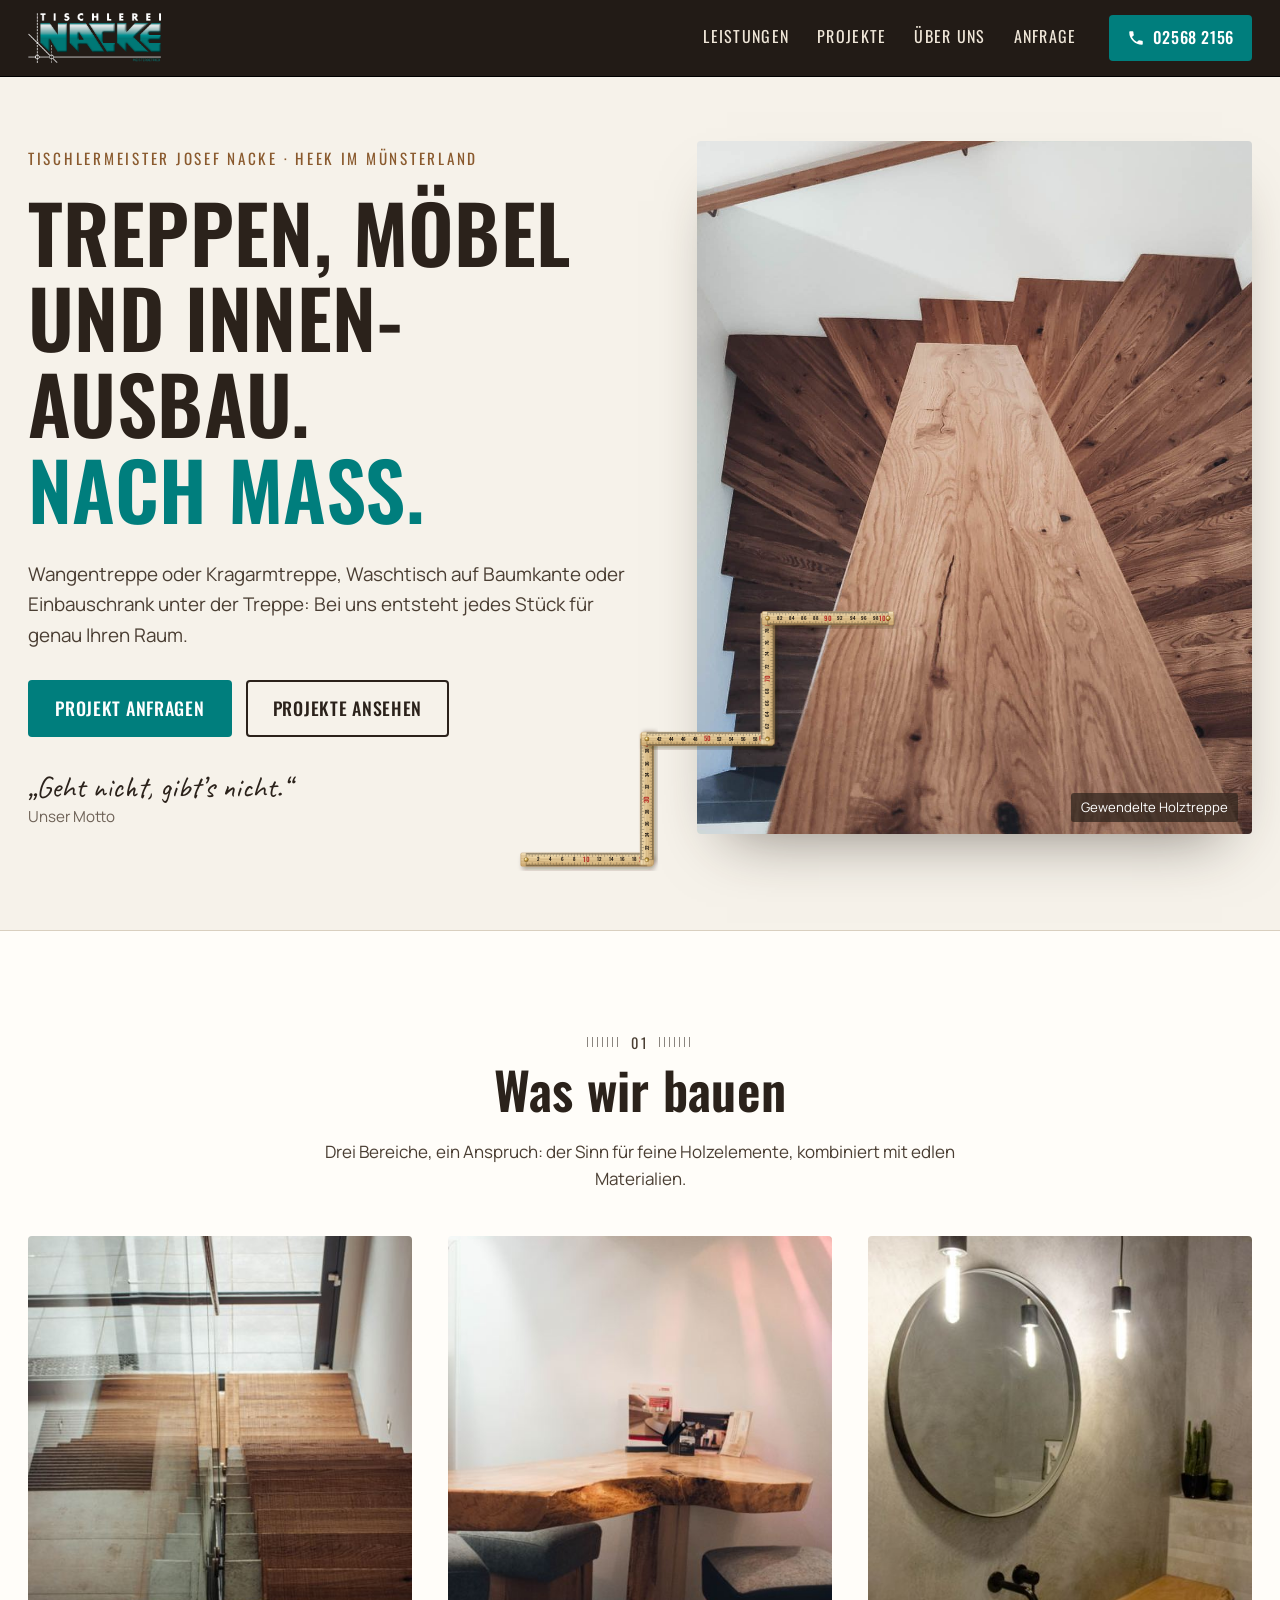
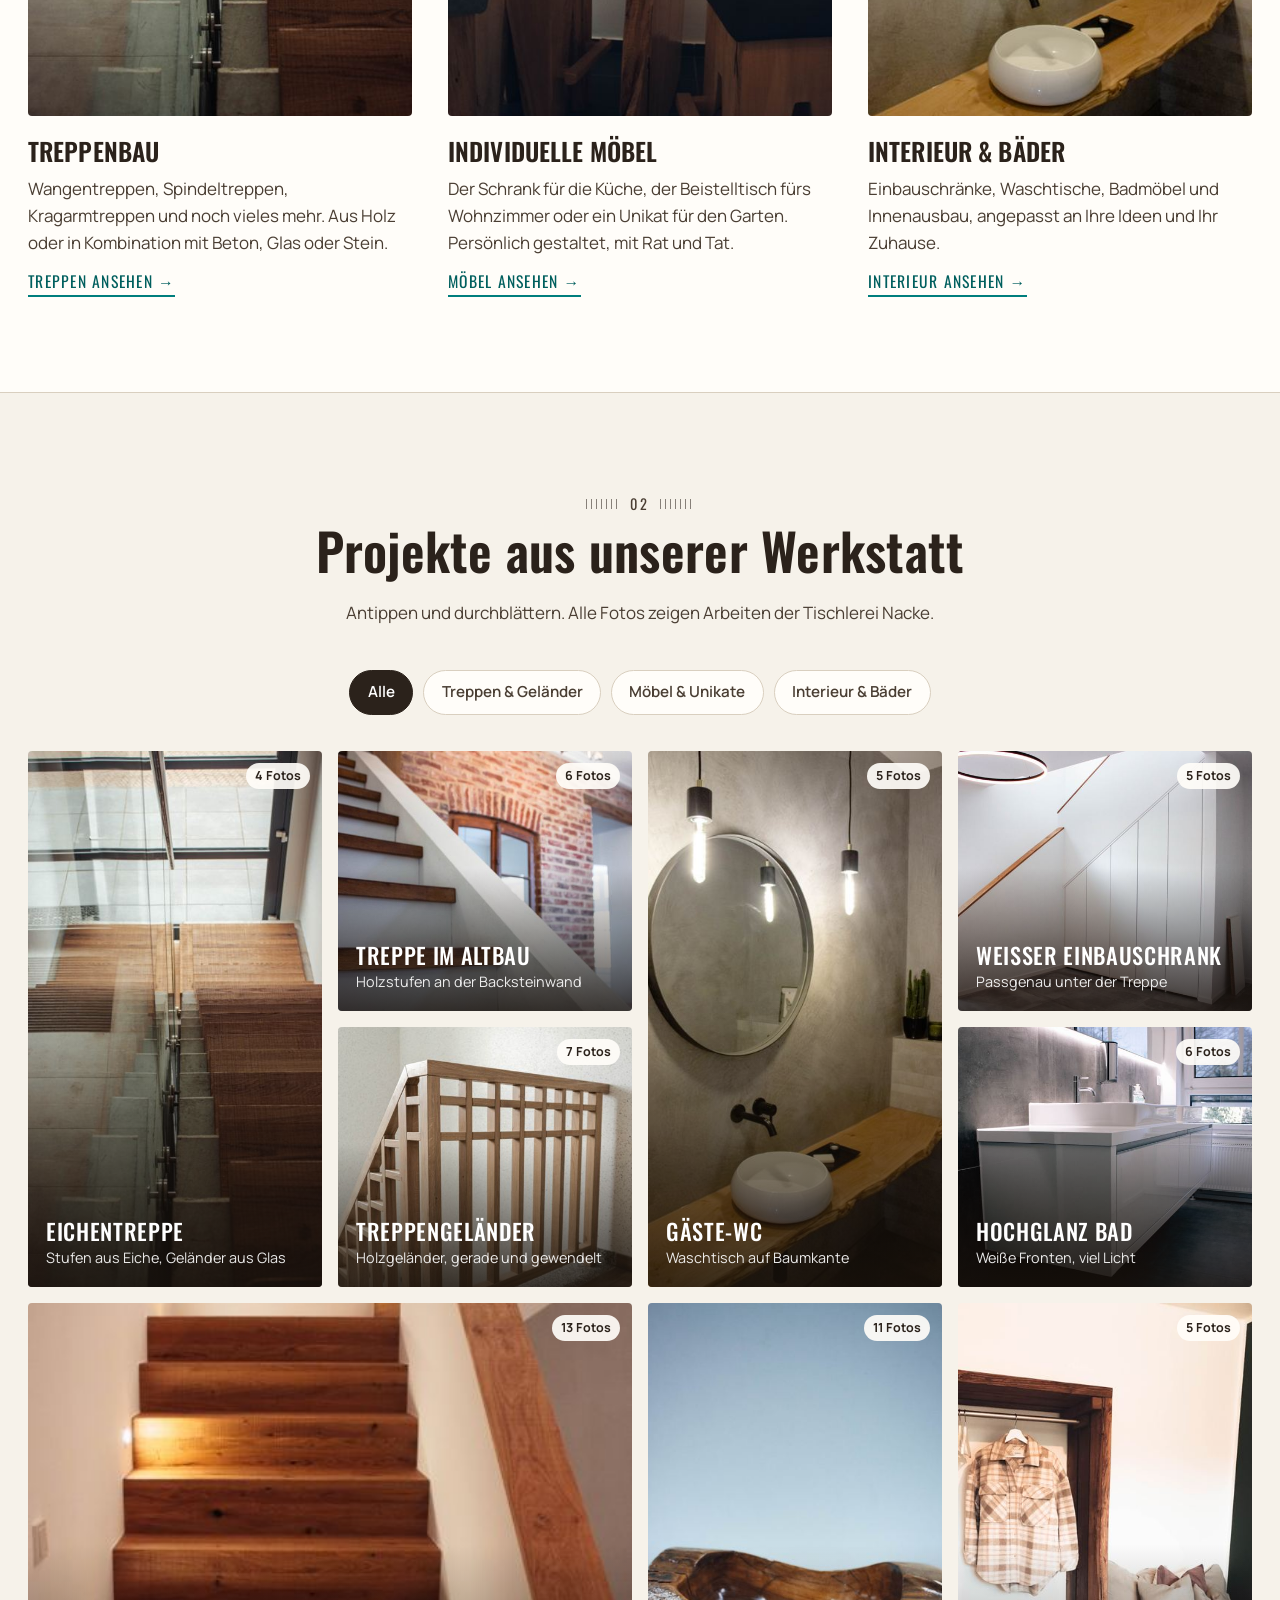
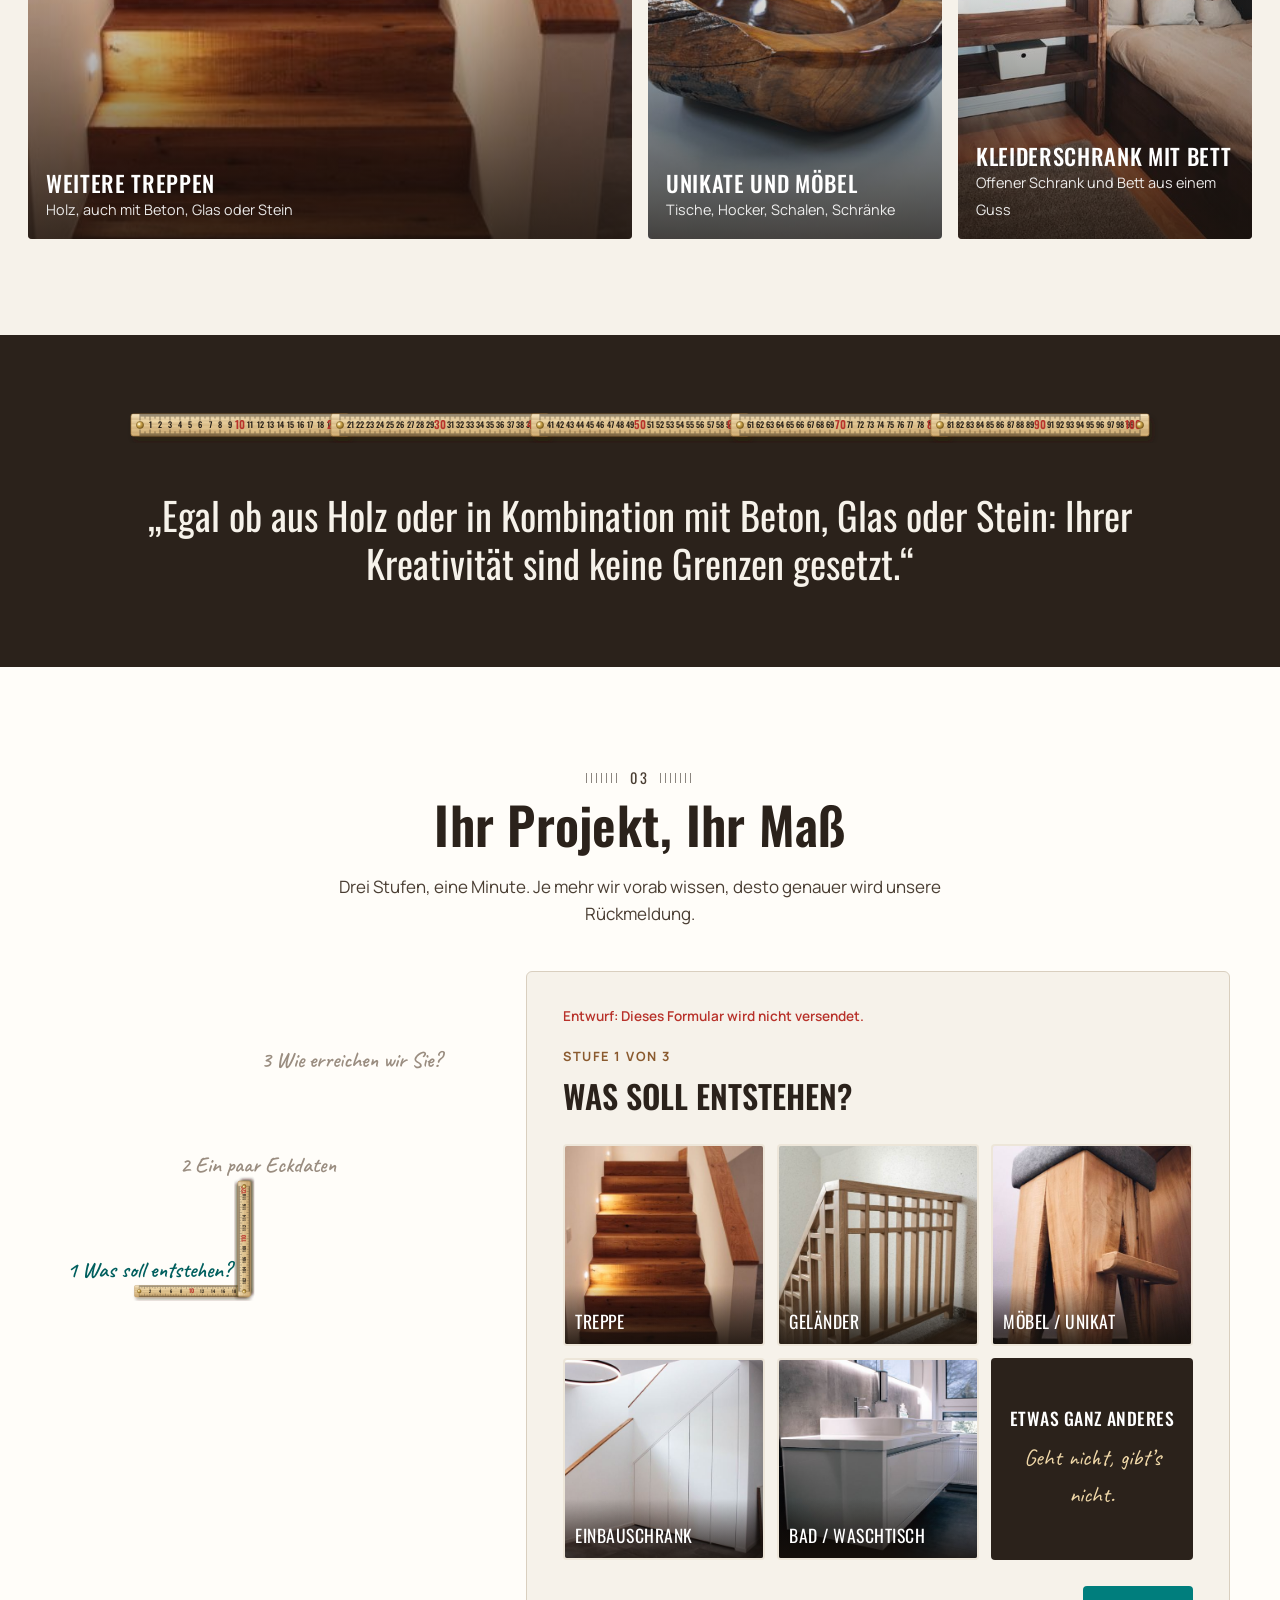
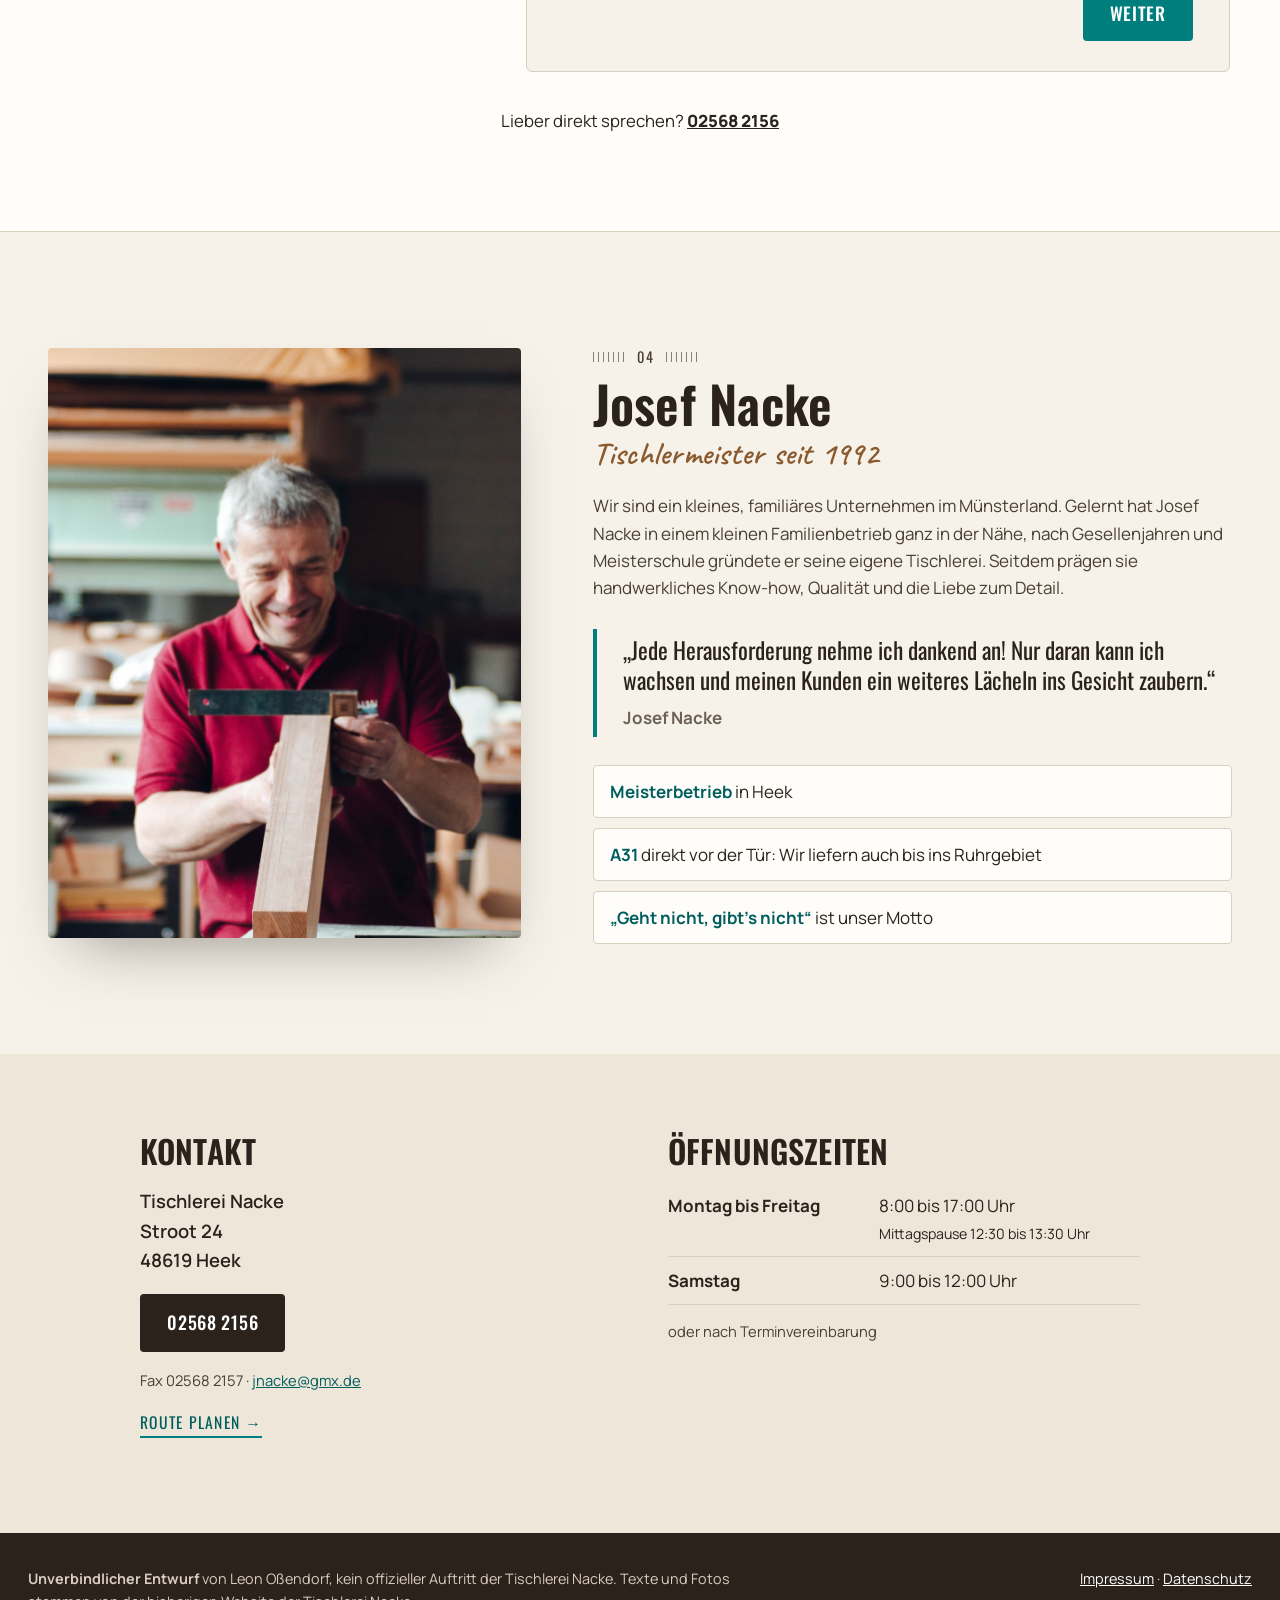
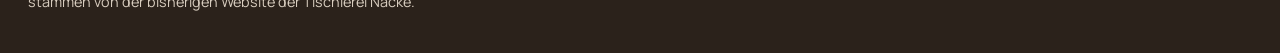
<file: index.html>
<!doctype html>
<html lang="de-DE">
<head>
<meta charset="utf-8">
<meta name="viewport" content="width=device-width, initial-scale=1">
<meta name="robots" content="noindex,nofollow">
<title>Tischlerei Nacke, Heek · Treppen, Möbel und Innenausbau nach Maß (Entwurf)</title>
<meta name="description" content="Unverbindlicher Entwurf: Tischlerei Nacke in Heek. Treppenbau, individuelle Möbel und Innenausbau vom Tischlermeister.">
<link rel="preload" href="fonts/oswald-var.woff2" as="font" type="font/woff2" crossorigin>
<link rel="preload" href="fonts/manrope-var.woff2" as="font" type="font/woff2" crossorigin>
<link rel="stylesheet" href="css/style.css">
<link rel="icon" href="img/favicon.svg" type="image/svg+xml">
</head>
<body>

<a class="skip" href="#inhalt">Zum Inhalt</a>

<header class="kopf" id="kopf">
  <div class="kopf-in">
    <a class="logo" href="#top" aria-label="Tischlerei Nacke, zur Startseite">
      <img src="img/logo-nacke.png" alt="Tischlerei Nacke, Meisterbetrieb" width="814" height="306">
    </a>
    <nav class="nav" aria-label="Hauptnavigation">
      <a href="#leistungen">Leistungen</a>
      <a href="#projekte">Projekte</a>
      <a href="#ueber">Über uns</a>
      <a href="#anfrage">Anfrage</a>
    </nav>
    <a class="btn btn-tel kopf-tel" href="tel:+4925682156"><svg aria-hidden="true" viewBox="0 0 24 24"><path d="M6.6 10.8a15.1 15.1 0 0 0 6.6 6.6l2.2-2.2c.3-.3.7-.4 1-.2 1.1.4 2.3.6 3.6.6.6 0 1 .4 1 1V20c0 .6-.4 1-1 1A17 17 0 0 1 3 4c0-.6.4-1 1-1h3.5c.6 0 1 .4 1 1 0 1.3.2 2.5.6 3.6.1.3 0 .7-.2 1z"/></svg>02568 2156</a>
  </div>
</header>

<main id="inhalt">

<!-- ============ HERO ============ -->
<section class="hero" id="top">
  <div class="hero-text">
    <p class="dachzeile">Tischlermeister Josef Nacke · Heek im Münsterland</p>
    <h1>Treppen, Möbel und Innen&shy;ausbau.<br><span>Nach Maß.</span></h1>
    <p class="hero-lead">Wangentreppe oder Kragarmtreppe, Waschtisch auf Baumkante oder Einbauschrank unter der Treppe: Bei uns entsteht jedes Stück für genau Ihren Raum.</p>
    <div class="hero-cta">
      <a class="btn btn-haupt" href="#anfrage">Projekt anfragen</a>
      <a class="btn btn-zweit" href="#projekte">Projekte ansehen</a>
    </div>
    <p class="motto"><span>„Geht nicht, gibt’s nicht.“</span> Unser Motto</p>
  </div>
  <figure class="hero-bild">
    <img src="img/treppe-1.jpg" alt="Gewendelte Holztreppe von oben fotografiert" width="1026" height="1600" fetchpriority="high">
    <figcaption>Gewendelte Holztreppe</figcaption>
  </figure>
  <div class="hero-zollstock" aria-hidden="true">
    <svg class="zs" data-zs="treppe3" viewBox="0 0 700 520"></svg>
  </div>
</section>

<!-- ============ LEISTUNGEN ============ -->
<section class="leistungen" id="leistungen">
  <div class="sektion-kopf">
    <p class="mass" aria-hidden="true">01</p>
    <h2>Was wir bauen</h2>
    <p>Drei Bereiche, ein Anspruch: der Sinn für feine Holzelemente, kombiniert mit edlen Materialien.</p>
  </div>
  <div class="leistung-raster">
    <article class="leistung">
      <a href="#projekte" data-filter="treppen" class="leistung-bild"><img src="img/eichentreppe-1-k.jpg" alt="Eichentreppe mit Glasgeländer" loading="lazy" width="480" height="720"></a>
      <h3>Treppenbau</h3>
      <p>Wangentreppen, Spindeltreppen, Kragarmtreppen und noch vieles mehr. Aus Holz oder in Kombination mit Beton, Glas oder Stein.</p>
      <a class="mehr" href="#projekte" data-filter="treppen">Treppen ansehen</a>
    </article>
    <article class="leistung">
      <a href="#projekte" data-filter="moebel" class="leistung-bild"><img src="img/moebel-1-k.jpg" alt="Tisch auf Baumkante mit zwei Holzhockern" loading="lazy" width="480" height="720"></a>
      <h3>Individuelle Möbel</h3>
      <p>Der Schrank für die Küche, der Beistelltisch fürs Wohnzimmer oder ein Unikat für den Garten. Persönlich gestaltet, mit Rat und Tat.</p>
      <a class="mehr" href="#projekte" data-filter="moebel">Möbel ansehen</a>
    </article>
    <article class="leistung">
      <a href="#projekte" data-filter="innen" class="leistung-bild"><img src="img/gaestewc-1-k.jpg" alt="Gäste-WC mit Waschtisch auf Baumkante und rundem Spiegel" loading="lazy" width="480" height="720"></a>
      <h3>Interieur &amp; Bäder</h3>
      <p>Einbauschränke, Waschtische, Badmöbel und Innenausbau, angepasst an Ihre Ideen und Ihr Zuhause.</p>
      <a class="mehr" href="#projekte" data-filter="innen">Interieur ansehen</a>
    </article>
  </div>
</section>

<!-- ============ PROJEKTE ============ -->
<section class="projekte" id="projekte">
  <div class="sektion-kopf">
    <p class="mass" aria-hidden="true">02</p>
    <h2>Projekte aus unserer Werkstatt</h2>
    <p>Antippen und durchblättern. Alle Fotos zeigen Arbeiten der Tischlerei Nacke.</p>
  </div>
  <div class="filter" role="tablist" aria-label="Projekte filtern">
    <button role="tab" aria-selected="true" data-f="alle">Alle</button>
    <button role="tab" aria-selected="false" data-f="treppen">Treppen &amp; Geländer</button>
    <button role="tab" aria-selected="false" data-f="moebel">Möbel &amp; Unikate</button>
    <button role="tab" aria-selected="false" data-f="innen">Interieur &amp; Bäder</button>
  </div>
  <div class="projekt-raster" id="projektRaster"></div>
</section>

<!-- ============ TREPPEN-ZITAT ============ -->
<section class="band">
  <div class="band-in">
    <svg class="zs zs-gerade" data-zs="gerade" viewBox="0 0 1040 40" aria-hidden="true"></svg>
    <blockquote>
      <p>„Egal ob aus Holz oder in Kombination mit Beton, Glas oder Stein: Ihrer Kreativität sind keine Grenzen gesetzt.“</p>
    </blockquote>
  </div>
</section>

<!-- ============ ANFRAGE ============ -->
<section class="anfrage" id="anfrage">
  <div class="sektion-kopf">
    <p class="mass" aria-hidden="true">03</p>
    <h2>Ihr Projekt, Ihr Maß</h2>
    <p>Drei Stufen, eine Minute. Je mehr wir vorab wissen, desto genauer wird unsere Rückmeldung.</p>
  </div>

  <div class="anfrage-raster">
    <div class="stufen-anzeige" aria-hidden="true">
      <svg class="zs" data-zs="stufen" viewBox="0 0 520 470"></svg>
    </div>

    <form class="formular" id="formular" novalidate>
      <p class="form-hinweis">Entwurf: Dieses Formular wird nicht versendet.</p>

      <fieldset class="stufe aktiv" data-stufe="1">
        <legend><span>Stufe 1 von 3</span>Was soll entstehen?</legend>
        <div class="kacheln">
          <label class="kachel"><input type="radio" name="was" value="Treppe" required><img src="img/treppe-3-k.jpg" alt="" loading="lazy"><span>Treppe</span></label>
          <label class="kachel"><input type="radio" name="was" value="Geländer"><img src="img/gelaender-1-k.jpg" alt="" loading="lazy"><span>Geländer</span></label>
          <label class="kachel"><input type="radio" name="was" value="Möbel oder Unikat"><img src="img/moebel-2-k.jpg" alt="" loading="lazy"><span>Möbel / Unikat</span></label>
          <label class="kachel"><input type="radio" name="was" value="Einbauschrank"><img src="img/einbauschrank-1-k.jpg" alt="" loading="lazy"><span>Einbauschrank</span></label>
          <label class="kachel"><input type="radio" name="was" value="Bad oder Waschtisch"><img src="img/bad-1-k.jpg" alt="" loading="lazy"><span>Bad / Waschtisch</span></label>
          <label class="kachel kachel-text"><input type="radio" name="was" value="Etwas ganz anderes"><span><b>Etwas ganz anderes</b><small>Geht nicht, gibt’s nicht.</small></span></label>
        </div>
        <div class="stufe-nav"><span></span><button type="button" class="btn btn-haupt weiter">Weiter</button></div>
      </fieldset>

      <fieldset class="stufe" data-stufe="2">
        <legend><span>Stufe 2 von 3</span>Ein paar Eckdaten</legend>
        <div class="feld">
          <p class="feld-titel">Wo?</p>
          <div class="chips">
            <label><input type="radio" name="wo" value="Neubau"><span>Neubau</span></label>
            <label><input type="radio" name="wo" value="Altbau"><span>Altbau</span></label>
            <label><input type="radio" name="wo" value="Renovierung"><span>Renovierung</span></label>
          </div>
        </div>
        <div class="feld">
          <p class="feld-titel">Welches Holz schwebt Ihnen vor?</p>
          <div class="chips">
            <label><input type="radio" name="holz" value="Eiche"><span>Eiche</span></label>
            <label><input type="radio" name="holz" value="Altholz, rustikal"><span>Altholz, rustikal</span></label>
            <label><input type="radio" name="holz" value="Weiß lackiert"><span>Weiß lackiert</span></label>
            <label><input type="radio" name="holz" value="Mit Glas, Beton oder Stein"><span>Mit Glas, Beton oder Stein</span></label>
            <label><input type="radio" name="holz" value="Noch offen"><span>Noch offen</span></label>
          </div>
        </div>
        <div class="feld zwei">
          <label>Grobe Maße <small>(wenn bekannt)</small>
            <input type="text" name="masse" placeholder="z. B. Geschosshöhe 2,75 m" autocomplete="off">
          </label>
          <label>Wann soll es losgehen?
            <select name="wann">
              <option value="">Bitte wählen</option>
              <option>So bald wie möglich</option>
              <option>In den nächsten 3 bis 6 Monaten</option>
              <option>Später, ich plane noch</option>
            </select>
          </label>
        </div>
        <div class="feld">
          <label class="datei">Foto vom Raum <small>(optional, hilft bei der Einschätzung)</small>
            <input type="file" name="foto" accept="image/*" multiple>
            <span class="datei-zeile"><span class="datei-knopf">Foto auswählen</span><span class="datei-name" id="dateiName">noch kein Foto gewählt</span></span>
          </label>
        </div>
        <div class="stufe-nav"><button type="button" class="btn btn-zurueck zurueck">Zurück</button><button type="button" class="btn btn-haupt weiter">Weiter</button></div>
      </fieldset>

      <fieldset class="stufe" data-stufe="3">
        <legend><span>Stufe 3 von 3</span>Wie erreichen wir Sie?</legend>
        <div class="feld zwei">
          <label>Name <input type="text" name="name" required autocomplete="name"></label>
          <label>Telefon <input type="tel" name="tel" required autocomplete="tel"></label>
        </div>
        <div class="feld">
          <label>E-Mail <small>(optional)</small> <input type="email" name="mail" autocomplete="email"></label>
        </div>
        <div class="feld">
          <label>Ihre Idee in ein paar Worten <small>(optional)</small>
            <textarea name="text" rows="3" placeholder="z. B. Eichenstufen auf die vorhandene Betontreppe"></textarea>
          </label>
        </div>
        <div class="stufe-nav"><button type="button" class="btn btn-zurueck zurueck">Zurück</button><button type="submit" class="btn btn-haupt">Anfrage senden</button></div>
      </fieldset>

      <div class="fertig" id="fertig" hidden>
        <h3>Danke, so würde Ihre Anfrage ankommen:</h3>
        <dl id="zusammenfassung"></dl>
        <p class="form-hinweis">Im Entwurf wird nichts versendet. Auf der fertigen Seite landet die Anfrage direkt bei der Tischlerei Nacke.</p>
        <button type="button" class="btn btn-zurueck" id="neu">Neue Anfrage</button>
      </div>
    </form>
  </div>
  <p class="lieber-tel">Lieber direkt sprechen? <a href="tel:+4925682156">02568 2156</a></p>
</section>

<!-- ============ ÜBER UNS ============ -->
<section class="ueber" id="ueber">
  <figure class="ueber-bild">
    <img src="img/josef-1.jpg" alt="Josef Nacke prüft in der Werkstatt mit dem Anschlagwinkel ein Kantholz" loading="lazy" width="1050" height="1600">
  </figure>
  <div class="ueber-text">
    <p class="mass" aria-hidden="true">04</p>
    <h2>Josef Nacke<span>Tischlermeister seit 1992</span></h2>
    <p>Wir sind ein kleines, familiäres Unternehmen im Münsterland. Gelernt hat Josef Nacke in einem kleinen Familienbetrieb ganz in der Nähe, nach Gesellenjahren und Meisterschule gründete er seine eigene Tischlerei. Seitdem prägen sie handwerkliches Know-how, Qualität und die Liebe zum Detail.</p>
    <blockquote class="zitat">
      <p>„Jede Herausforderung nehme ich dankend an! Nur daran kann ich wachsen und meinen Kunden ein weiteres Lächeln ins Gesicht zaubern.“</p>
      <cite>Josef Nacke</cite>
    </blockquote>
    <ul class="fakten">
      <li><b>Meisterbetrieb</b> in Heek</li>
      <li><b>A31</b> direkt vor der Tür: Wir liefern auch bis ins Ruhrgebiet</li>
      <li><b>„Geht nicht, gibt’s nicht“</b> ist unser Motto</li>
    </ul>
  </div>
</section>

<!-- ============ KONTAKT ============ -->
<section class="kontakt" id="kontakt">
  <div class="kontakt-in">
    <div>
      <h2>Kontakt</h2>
      <p class="adresse">Tischlerei Nacke<br>Stroot 24<br>48619 Heek</p>
      <p><a class="btn btn-tel" href="tel:+4925682156">02568 2156</a></p>
      <p class="klein">Fax 02568 2157 · <a href="mailto:jnacke@gmx.de">jnacke@gmx.de</a></p>
      <p><a class="mehr" href="https://www.google.com/maps/search/?api=1&amp;query=Stroot+24+48619+Heek" target="_blank" rel="noopener">Route planen</a></p>
    </div>
    <div>
      <h2>Öffnungszeiten</h2>
      <table class="zeiten">
        <tr><th>Montag bis Freitag</th><td>8:00 bis 17:00 Uhr<br><small>Mittagspause 12:30 bis 13:30 Uhr</small></td></tr>
        <tr><th>Samstag</th><td>9:00 bis 12:00 Uhr</td></tr>
      </table>
      <p class="klein">oder nach Terminvereinbarung</p>
    </div>
  </div>
</section>

</main>

<footer class="fuss">
  <div class="fuss-in">
    <p class="entwurf-hinweis"><b>Unverbindlicher Entwurf</b> von Leon Oßendorf, kein offizieller Auftritt der Tischlerei Nacke. Texte und Fotos stammen von der bisherigen Website der Tischlerei Nacke.</p>
    <p class="fuss-links"><a href="impressum.html">Impressum</a> · <a href="datenschutz.html">Datenschutz</a></p>
  </div>
</footer>

<div class="handyleiste">
  <a href="tel:+4925682156" class="hl-tel">Anrufen</a>
  <a href="#anfrage" class="hl-anfrage">Projekt anfragen</a>
</div>

<div class="lightbox" id="lightbox" hidden role="dialog" aria-modal="true" aria-label="Projektfotos">
  <button class="lb-zu" aria-label="Schließen">×</button>
  <button class="lb-pfeil lb-links" aria-label="Vorheriges Foto">‹</button>
  <figure><img alt=""><figcaption></figcaption></figure>
  <button class="lb-pfeil lb-rechts" aria-label="Nächstes Foto">›</button>
</div>

<svg width="0" height="0" style="position:absolute" aria-hidden="true">
  <defs>
    <filter id="maserung" x="0" y="0" width="100%" height="100%">
      <feTurbulence type="fractalNoise" baseFrequency="0.012 0.45" numOctaves="3" seed="7" result="n"/>
      <feColorMatrix in="n" type="matrix" values="0 0 0 0 0.42  0 0 0 0 0.27  0 0 0 0 0.12  0 0 0 0.55 -0.1" result="m"/>
      <feComposite in="m" in2="SourceGraphic" operator="in" result="mm"/>
      <feBlend in="SourceGraphic" in2="mm" mode="multiply"/>
    </filter>
    <filter id="schatten" x="-10%" y="-10%" width="130%" height="140%">
      <feDropShadow dx="3" dy="5" stdDeviation="3.5" flood-color="#2a1d10" flood-opacity=".35"/>
    </filter>
    <linearGradient id="holzlicht" x1="0" y1="0" x2="0" y2="1">
      <stop offset="0" stop-color="#f6e4bd"/>
      <stop offset=".45" stop-color="#ead09c"/>
      <stop offset="1" stop-color="#d7b47a"/>
    </linearGradient>
    <radialGradient id="niete" cx=".35" cy=".35" r=".7">
      <stop offset="0" stop-color="#fff3c4"/>
      <stop offset=".5" stop-color="#c9a24a"/>
      <stop offset="1" stop-color="#7d5d1d"/>
    </radialGradient>
  </defs>
</svg>

<script src="js/main.js"></script>
</body>
</html>
</file>
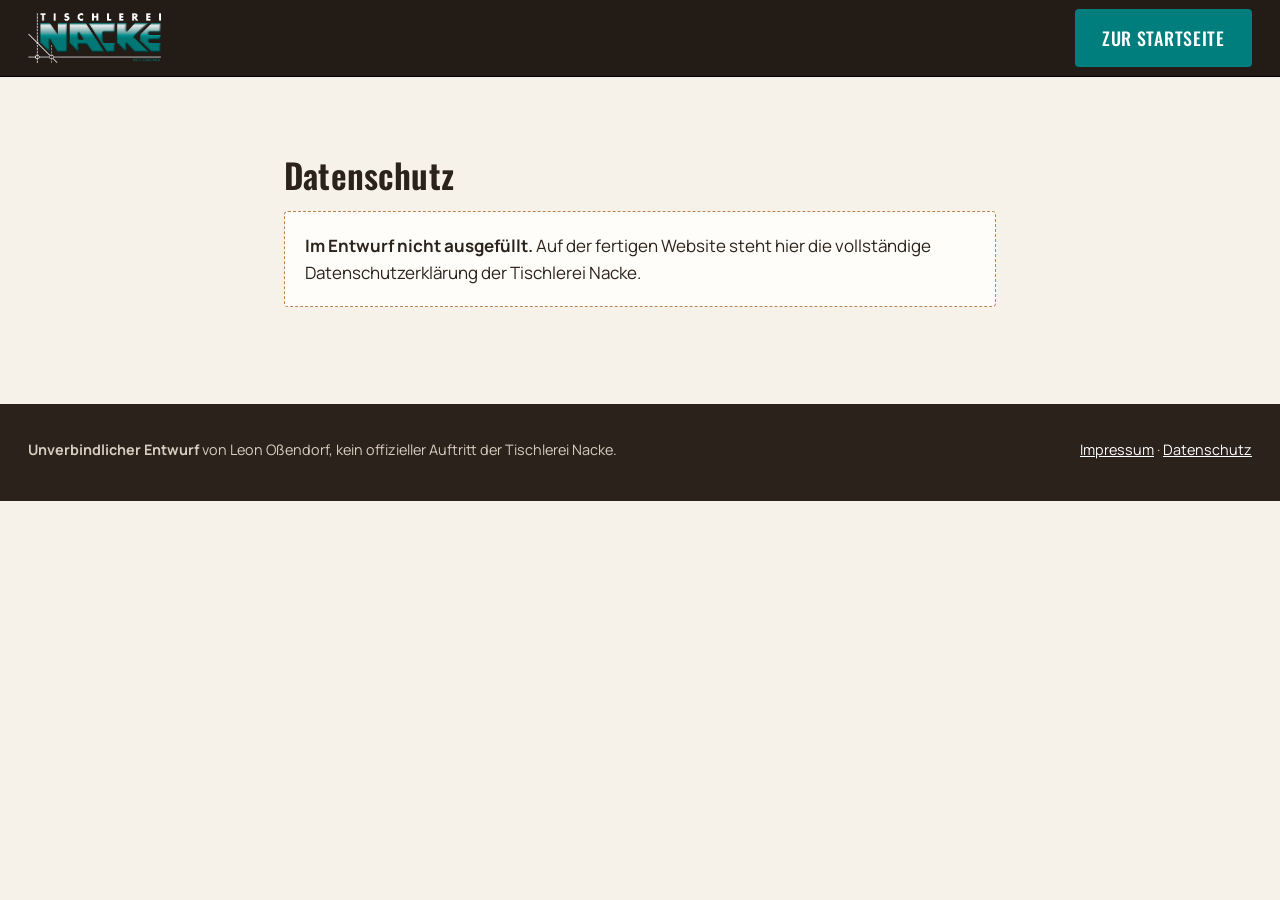
<file: datenschutz.html>
<!doctype html>
<html lang="de-DE"><head><meta charset="utf-8"><meta name="viewport" content="width=device-width, initial-scale=1"><meta name="robots" content="noindex,nofollow">
<title>Datenschutz · Tischlerei Nacke (Entwurf)</title><link rel="stylesheet" href="css/style.css"><link rel="icon" href="img/favicon.svg" type="image/svg+xml"></head>
<body>
<header class="kopf"><div class="kopf-in"><a class="logo" href="index.html"><img src="img/logo-nacke.png" alt="Tischlerei Nacke, Meisterbetrieb" width="814" height="306"></a><a class="btn btn-tel" href="index.html">Zur Startseite</a></div></header>
<main class="unterseite"><h1>Datenschutz</h1><p class="platzhalter"><b>Im Entwurf nicht ausgefüllt.</b> Auf der fertigen Website steht hier die vollständige Datenschutzerklärung der Tischlerei Nacke.</p></main>
<footer class="fuss"><div class="fuss-in"><p class="entwurf-hinweis"><b>Unverbindlicher Entwurf</b> von Leon Oßendorf, kein offizieller Auftritt der Tischlerei Nacke.</p><p class="fuss-links"><a href="impressum.html">Impressum</a> · <a href="datenschutz.html">Datenschutz</a></p></div></footer>
</body></html>
</file>
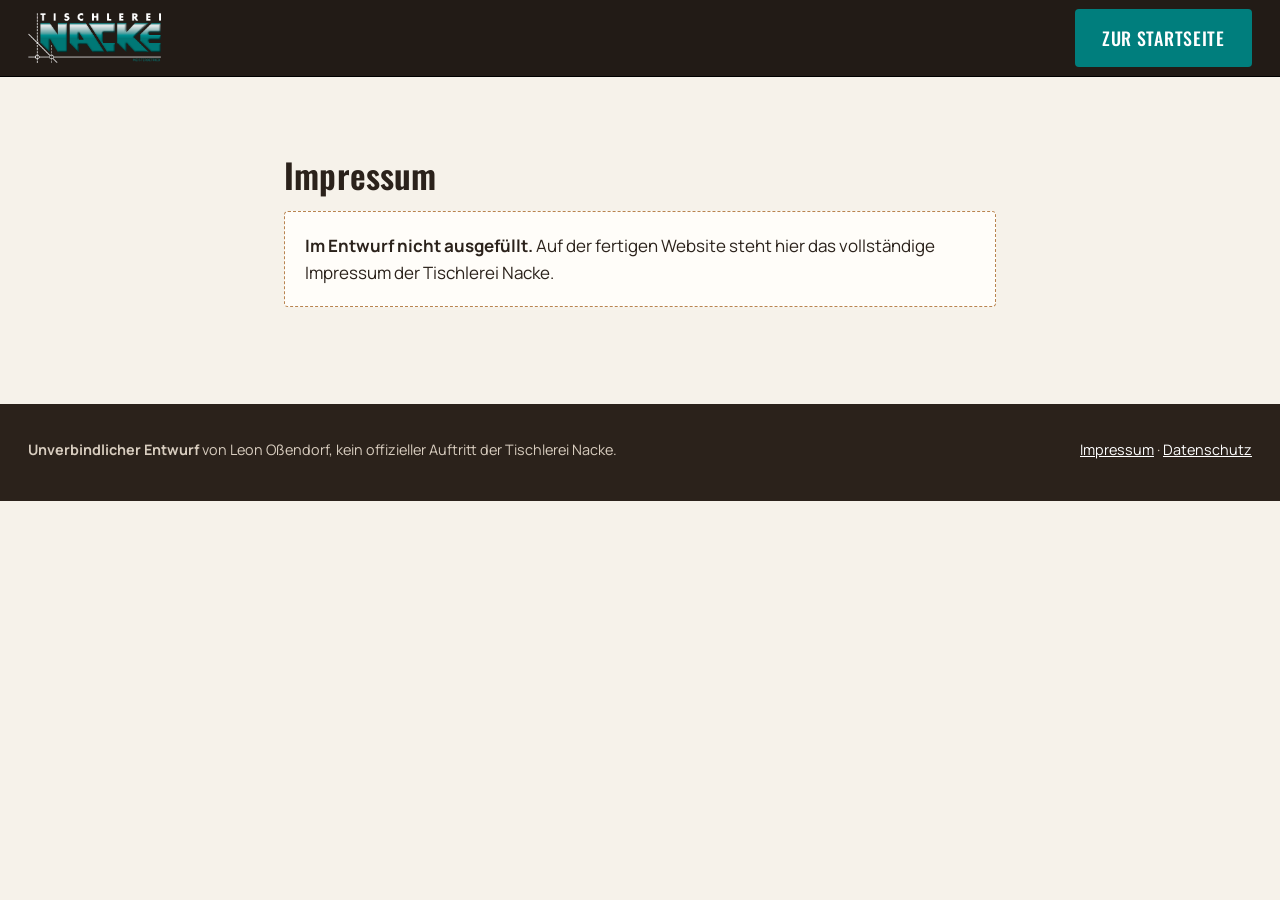
<file: impressum.html>
<!doctype html>
<html lang="de-DE"><head><meta charset="utf-8"><meta name="viewport" content="width=device-width, initial-scale=1"><meta name="robots" content="noindex,nofollow">
<title>Impressum · Tischlerei Nacke (Entwurf)</title><link rel="stylesheet" href="css/style.css"><link rel="icon" href="img/favicon.svg" type="image/svg+xml"></head>
<body>
<header class="kopf"><div class="kopf-in"><a class="logo" href="index.html"><img src="img/logo-nacke.png" alt="Tischlerei Nacke, Meisterbetrieb" width="814" height="306"></a><a class="btn btn-tel" href="index.html">Zur Startseite</a></div></header>
<main class="unterseite"><h1>Impressum</h1><p class="platzhalter"><b>Im Entwurf nicht ausgefüllt.</b> Auf der fertigen Website steht hier das vollständige Impressum der Tischlerei Nacke.</p></main>
<footer class="fuss"><div class="fuss-in"><p class="entwurf-hinweis"><b>Unverbindlicher Entwurf</b> von Leon Oßendorf, kein offizieller Auftritt der Tischlerei Nacke.</p><p class="fuss-links"><a href="impressum.html">Impressum</a> · <a href="datenschutz.html">Datenschutz</a></p></div></footer>
</body></html>
</file>
<file: css/style.css>
@font-face{font-family:"Oswald";src:url(../fonts/oswald-var.woff2) format("woff2");font-weight:200 700;font-display:swap}
@font-face{font-family:"Manrope";src:url(../fonts/manrope-var.woff2) format("woff2");font-weight:200 800;font-display:swap}
@font-face{font-family:"Caveat";src:url(../fonts/caveat-var.woff2) format("woff2");font-weight:400 700;font-display:swap}

:root{
  --papier:#f6f2ea;
  --papier2:#ede6d9;
  --weiss:#fffdf9;
  --nuss:#2b221b;
  --nuss2:#4a3e33;
  --grau:#6e6257;
  --eiche:#b98450;
  --eiche-d:#8a5a2e;
  --petrol:#007e7d;
  --petrol-d:#005f5e;
  --rot:#b8322a;
  --linie:#d9cfbf;
  --kopf-h:76px;
  --r:4px;
  --schrift:"Manrope",system-ui,sans-serif;
  --titel:"Oswald","Arial Narrow",sans-serif;
  --hand:"Caveat",cursive;
}
*{box-sizing:border-box}
html{scroll-behavior:smooth;scroll-padding-top:calc(var(--kopf-h) + 12px)}
body{margin:0;background:var(--papier);color:var(--nuss);font-family:var(--schrift);font-size:17px;line-height:1.6;-webkit-font-smoothing:antialiased}
img{max-width:100%;display:block}
a{color:var(--petrol-d)}
h1,h2,h3{font-family:var(--titel);font-weight:600;line-height:1.08;letter-spacing:.005em;margin:0 0 .4em}
h2{font-size:clamp(2rem,4.4vw,3.2rem)}
h3{font-size:1.55rem}
.skip{position:absolute;left:-999px}
.skip:focus{left:12px;top:12px;z-index:99;background:#fff;padding:8px 12px}

/* ---------- Buttons ---------- */
.btn{display:inline-flex;align-items:center;justify-content:center;gap:.5em;min-height:50px;padding:.7em 1.4em;border-radius:var(--r);font-family:var(--titel);font-size:1.12rem;font-weight:500;letter-spacing:.04em;text-transform:uppercase;text-decoration:none;border:2px solid transparent;cursor:pointer;transition:background-color .2s,color .2s,border-color .2s,transform .2s}
.btn-haupt{background:var(--petrol);color:#fff}
.btn-haupt:hover{background:var(--petrol-d)}
.btn-zweit{border-color:var(--nuss);color:var(--nuss);background:transparent}
.btn-zweit:hover{background:var(--nuss);color:var(--papier)}
.btn-tel{background:var(--nuss);color:#fff}
.kopf .btn-tel{background:var(--petrol)}
.kopf .btn-tel:hover{background:var(--petrol-d)}
.btn-tel svg{width:18px;height:18px;fill:currentColor}
.btn-tel:hover{background:#000}
.btn-zurueck{background:transparent;color:var(--nuss2);border-color:var(--linie)}
.btn-zurueck:hover{border-color:var(--nuss2)}
.btn:focus-visible,button:focus-visible,a:focus-visible,input:focus-visible,select:focus-visible,textarea:focus-visible{outline:3px solid var(--eiche);outline-offset:2px}

/* ---------- Kopf ---------- */
.kopf{position:sticky;top:0;z-index:20;background:#221b16;border-bottom:1px solid #000}
.kopf-in{max-width:1320px;margin:0 auto;height:var(--kopf-h);display:flex;align-items:center;gap:32px;padding:0 28px}
.logo{display:flex;flex-direction:column;align-items:flex-start;text-decoration:none;margin-right:auto}
.logo img{height:50px;width:auto}
.nav{display:flex;gap:28px}
.nav a{font-family:var(--titel);text-transform:uppercase;letter-spacing:.08em;font-size:1rem;color:#efe6d8;text-decoration:none;padding:6px 0;border-bottom:2px solid transparent}
.nav a:hover{border-color:var(--eiche)}
.kopf-tel{min-height:44px;padding:.5em 1em;font-size:1rem}

/* ---------- Hero ---------- */
.hero{position:relative;max-width:1320px;margin:0 auto;display:grid;grid-template-columns:1.05fr .95fr;gap:56px;padding:64px 28px 96px;align-items:center}
.dachzeile{font-family:var(--titel);text-transform:uppercase;letter-spacing:.18em;font-size:.95rem;color:var(--eiche-d);margin:0 0 18px}
.hero h1{font-size:clamp(2.7rem,6.2vw,5.4rem);font-weight:600;text-transform:uppercase;margin-bottom:.35em}
.hero h1 span{color:var(--petrol)}
.hero-lead{font-size:1.18rem;max-width:34em;color:var(--nuss2);margin:0 0 30px}
.hero-cta{display:flex;flex-wrap:wrap;gap:14px;margin-bottom:34px}
.motto{font-size:.95rem;color:var(--grau);margin:0}
.motto span{display:block;font-family:var(--hand);font-size:1.9rem;color:var(--nuss);line-height:1.1}
.hero-bild{margin:0;position:relative;border-radius:var(--r);overflow:hidden;box-shadow:0 30px 60px -30px rgba(43,34,27,.55);aspect-ratio:4/5}
.hero-bild img{width:100%;height:100%;object-fit:cover}
.hero-bild figcaption{position:absolute;right:14px;bottom:12px;background:rgba(43,34,27,.7);color:#fff;font-size:.82rem;padding:4px 10px;border-radius:3px}
.hero-zollstock{position:absolute;left:calc(50% - 150px);bottom:34px;width:min(450px,33vw);pointer-events:none}
.hero-zollstock .zs{width:100%;height:auto;overflow:visible}

/* ---------- Zollstock ---------- */
.zs{overflow:visible}
.zs .glied{transition:transform 1.1s cubic-bezier(.25,.7,.2,1)}
.zs-gerade{width:100%;height:auto;display:block}

/* ---------- Sektionen ---------- */
section{position:relative}
.sektion-kopf{max-width:760px;margin:0 auto 44px;text-align:center;padding:0 24px}
.sektion-kopf p{color:var(--nuss2);margin:0}
.mass{font-family:var(--titel);font-size:.9rem;letter-spacing:.2em;color:var(--rot);margin:0 0 8px!important;display:inline-flex;align-items:center;gap:10px}
.mass::before,.mass::after{content:"";width:34px;height:10px;background:repeating-linear-gradient(90deg,var(--nuss) 0 1px,transparent 1px 5px);opacity:.55}

.leistungen{padding:96px 28px;background:var(--weiss);border-top:1px solid var(--linie);border-bottom:1px solid var(--linie)}
.leistung-raster{max-width:1240px;margin:0 auto;display:grid;grid-template-columns:repeat(3,1fr);gap:36px}
.leistung-bild{display:block;overflow:hidden;border-radius:var(--r);aspect-ratio:4/5;margin-bottom:22px;background:var(--papier2)}
.leistung-bild img{width:100%;height:100%;object-fit:cover;transition:transform .8s cubic-bezier(.2,.7,.2,1)}
.leistung:hover .leistung-bild img{transform:scale(1.035)}
.leistung h3{text-transform:uppercase}
.leistung p{color:var(--nuss2);margin:0 0 12px}
.mehr{font-family:var(--titel);text-transform:uppercase;letter-spacing:.08em;font-size:.98rem;color:var(--petrol-d);text-decoration:none;border-bottom:2px solid var(--petrol);padding-bottom:2px}
.mehr::after{content:" →"}

/* ---------- Projekte ---------- */
.projekte{padding:96px 28px}
.filter{display:flex;flex-wrap:wrap;justify-content:center;gap:10px;margin:0 auto 36px}
.filter button{font:inherit;font-weight:600;font-size:.95rem;padding:.6em 1.15em;min-height:44px;border-radius:40px;border:1.5px solid var(--linie);background:var(--weiss);color:var(--nuss2);cursor:pointer;transition:all .2s}
.filter button[aria-selected=true]{background:var(--nuss);border-color:var(--nuss);color:#fff}
.projekt-raster{max-width:1240px;margin:0 auto;display:grid;grid-template-columns:repeat(4,1fr);grid-auto-rows:260px;grid-auto-flow:dense;gap:16px}
.projekt{position:relative;border:0;padding:0;border-radius:var(--r);overflow:hidden;cursor:pointer;background:var(--papier2);text-align:left;font:inherit;color:#fff}
.projekt.gross{grid-row:span 2}
.projekt.breit{grid-column:span 2}
.projekt img{width:100%;height:100%;object-fit:cover;transition:transform .8s cubic-bezier(.2,.7,.2,1)}
.projekt:hover img{transform:scale(1.04)}
.projekt::after{content:"";position:absolute;inset:0;background:linear-gradient(180deg,rgba(0,0,0,0) 45%,rgba(25,18,12,.78))}
.projekt-info{position:absolute;left:18px;right:18px;bottom:16px;z-index:1}
.projekt-info b{display:block;font-family:var(--titel);font-weight:500;font-size:1.4rem;text-transform:uppercase;letter-spacing:.03em;line-height:1.1}
.projekt-info span{font-size:.9rem;opacity:.9}
.projekt-anzahl{position:absolute;top:12px;right:12px;z-index:1;background:rgba(255,253,249,.92);color:var(--nuss);font-size:.78rem;font-weight:700;padding:3px 9px;border-radius:20px}
.projekt.weg{display:none}

/* ---------- Band ---------- */
.band{background:var(--nuss);color:var(--papier);padding:70px 28px 80px;overflow:hidden}
.band-in{max-width:1040px;margin:0 auto}
.band .zs-gerade{margin-bottom:46px}
.band blockquote{margin:0;text-align:center}
.band blockquote p{font-family:var(--titel);font-weight:400;font-size:clamp(1.5rem,3.2vw,2.4rem);line-height:1.25;margin:0}

/* ---------- Anfrage ---------- */
.anfrage{padding:96px 28px;background:var(--weiss);border-bottom:1px solid var(--linie)}
.anfrage-raster{max-width:1180px;margin:0 auto;display:grid;grid-template-columns:420px 1fr;gap:56px;align-items:start}
.stufen-anzeige{position:sticky;top:calc(var(--kopf-h) + 30px)}
.stufen-anzeige .zs{width:100%;height:auto}
.stufen-label{font-family:var(--hand);font-size:42px;font-weight:600;fill:#9a8d80;transition:fill .4s}
.stufen-label.an{fill:var(--petrol-d)}
.stufen-label.erledigt{fill:var(--nuss)}

.formular{background:var(--papier);border:1px solid var(--linie);border-radius:6px;padding:34px 36px 30px;min-height:540px}
.form-hinweis{font-size:.85rem;color:var(--rot);margin:0 0 18px;font-weight:600}
.stufe{border:0;margin:0;padding:0;display:none}
.stufe.aktiv{display:block;animation:rein .45s ease}
@keyframes rein{from{opacity:0;transform:translateY(10px)}to{opacity:1;transform:none}}
legend{font-family:var(--titel);font-size:2rem;font-weight:600;text-transform:uppercase;margin-bottom:22px;padding:0}
legend span{display:block;font-family:var(--schrift);font-size:.8rem;letter-spacing:.12em;color:var(--eiche-d);font-weight:700;text-transform:uppercase;margin-bottom:4px}
.kacheln{display:grid;grid-template-columns:repeat(3,1fr);gap:12px}
.kachel{position:relative;display:block;border-radius:var(--r);overflow:hidden;aspect-ratio:1/1;cursor:pointer;background:var(--papier2);border:2px solid transparent;transition:border-color .2s}
.kachel input,.chips input{position:absolute;opacity:0;pointer-events:none}
.kachel img{width:100%;height:100%;object-fit:cover}
.kachel>span{position:absolute;left:0;right:0;bottom:0;padding:22px 10px 9px;background:linear-gradient(transparent,rgba(25,18,12,.82));color:#fff;font-family:var(--titel);font-size:1.1rem;text-transform:uppercase;letter-spacing:.03em}
.kachel-text{display:flex;align-items:center;justify-content:center;background:var(--nuss)}
.kachel-text>span{position:static;background:none;padding:12px;text-align:center}
.kachel-text b{display:block;font-weight:500}
.kachel-text small{display:block;font-family:var(--hand);text-transform:none;font-size:1.45rem;letter-spacing:0;margin-top:6px;color:#f1d9a9}
.kachel:has(input:checked){border-color:var(--petrol);box-shadow:0 0 0 3px rgba(0,126,125,.25)}
.kachel:has(input:checked)::after{content:"✓";position:absolute;top:8px;right:8px;width:28px;height:28px;border-radius:50%;background:var(--petrol);color:#fff;display:grid;place-items:center;font-weight:700}
.kachel:has(input:focus-visible){outline:3px solid var(--eiche)}
.feld{margin-bottom:20px}
.feld-titel{font-weight:700;margin:0 0 8px}
.feld.zwei{display:grid;grid-template-columns:1fr 1fr;gap:16px}
.feld label{display:block;font-weight:700;font-size:.95rem}
.feld small{font-weight:500;color:var(--grau)}
.chips{display:flex;flex-wrap:wrap;gap:8px}
.chips label{font-weight:600}
.chips span{display:inline-flex;align-items:center;min-height:44px;padding:.45em 1em;border-radius:40px;border:1.5px solid var(--linie);background:var(--weiss);cursor:pointer;transition:all .2s}
.chips input:checked+span{background:var(--petrol);border-color:var(--petrol);color:#fff}
.chips input:focus-visible+span{outline:3px solid var(--eiche)}
input[type=text],input[type=tel],input[type=email],select,textarea{display:block;width:100%;margin-top:6px;font:inherit;font-weight:500;padding:.7em .85em;min-height:48px;border:1.5px solid var(--linie);border-radius:var(--r);background:var(--weiss);color:var(--nuss)}
input:focus,select:focus,textarea:focus{border-color:var(--petrol)}
.datei input{position:absolute;opacity:0;width:1px;height:1px}
.datei-zeile{display:flex;align-items:center;gap:12px;margin-top:8px;flex-wrap:wrap}
.datei-knopf{display:inline-flex;align-items:center;min-height:44px;padding:.45em 1.1em;border:1.5px dashed var(--eiche);border-radius:var(--r);background:var(--weiss);cursor:pointer;font-weight:700}
.datei-name{font-weight:500;color:var(--grau);font-size:.92rem}
.datei input:focus-visible+.datei-zeile .datei-knopf{outline:3px solid var(--eiche)}
.stufe-nav{display:flex;justify-content:space-between;align-items:center;margin-top:26px;gap:12px}
.fehlt{color:var(--rot);font-weight:600;font-size:.92rem;margin:12px 0 0}
.fertig h3{text-transform:uppercase}
.fertig dl{display:grid;grid-template-columns:max-content 1fr;gap:6px 18px;margin:0 0 20px}
.fertig dt{font-weight:700}
.fertig dd{margin:0}
.lieber-tel{text-align:center;margin:36px 0 0;font-size:1.05rem}
.lieber-tel a{font-weight:800;color:var(--nuss)}

/* ---------- Über ---------- */
.ueber{max-width:1240px;margin:0 auto;padding:110px 28px;display:grid;grid-template-columns:.85fr 1.15fr;gap:72px;align-items:center}
.ueber-bild{margin:0;border-radius:var(--r);overflow:hidden;aspect-ratio:4/5;box-shadow:0 30px 60px -30px rgba(43,34,27,.5)}
.ueber-bild img{width:100%;height:100%;object-fit:cover;object-position:50% 30%}
.ueber-text .mass{display:inline-flex}
.ueber h2 span{display:block;font-family:var(--hand);font-weight:600;text-transform:none;font-size:2rem;color:var(--eiche-d);margin-top:6px}
.ueber p{color:var(--nuss2)}
.zitat{margin:28px 0;padding:6px 0 6px 26px;border-left:4px solid var(--petrol)}
.zitat p{font-family:var(--titel);font-weight:400;font-size:1.45rem;line-height:1.3;color:var(--nuss);margin:0 0 8px}
.zitat cite{font-style:normal;font-weight:700;color:var(--grau)}
.fakten{list-style:none;padding:0;margin:0;display:grid;gap:10px}
.fakten li{padding:12px 16px;background:var(--weiss);border:1px solid var(--linie);border-radius:var(--r)}
.fakten b{color:var(--petrol-d)}

/* ---------- Kontakt / Fuß ---------- */
.kontakt{background:var(--papier2);padding:80px 28px}
.kontakt-in{max-width:1000px;margin:0 auto;display:grid;grid-template-columns:1fr 1fr;gap:56px}
.kontakt h2{font-size:2rem;text-transform:uppercase}
.adresse{font-size:1.15rem;font-weight:600}
.klein{font-size:.92rem;color:var(--nuss2)}
.zeiten{border-collapse:collapse;width:100%}
.zeiten th,.zeiten td{text-align:left;vertical-align:top;padding:10px 0;border-bottom:1px solid var(--linie)}
.zeiten th{font-weight:700;padding-right:18px}
.fuss{background:var(--nuss);color:#d8cdbf;padding:34px 28px 40px;font-size:.9rem}
.fuss-in{max-width:1240px;margin:0 auto;display:flex;justify-content:space-between;gap:24px;flex-wrap:wrap}
.fuss a{color:#fff}
.entwurf-hinweis{margin:0;max-width:760px}
.fuss-links{margin:0}

.handyleiste{display:none}

/* ---------- Lightbox ---------- */
.lightbox{position:fixed;inset:0;z-index:50;background:rgba(20,15,10,.94);display:flex;align-items:center;justify-content:center}
.lightbox[hidden]{display:none}
.lightbox figure{margin:0;max-width:92vw;max-height:88vh;display:flex;flex-direction:column;align-items:center}
.lightbox img{max-width:92vw;max-height:80vh;object-fit:contain;border-radius:3px}
.lightbox figcaption{color:#eadfcf;margin-top:12px;font-size:.95rem}
.lb-zu,.lb-pfeil{position:absolute;background:rgba(255,255,255,.12);color:#fff;border:0;font-size:2rem;width:52px;height:52px;border-radius:50%;cursor:pointer;display:grid;place-items:center;line-height:1}
.lb-zu{top:16px;right:16px}
.lb-links{left:16px;top:50%;transform:translateY(-50%)}
.lb-rechts{right:16px;top:50%;transform:translateY(-50%)}

/* ---------- Unterseiten ---------- */
.unterseite{max-width:760px;margin:0 auto;padding:80px 24px}
.unterseite .platzhalter{background:var(--weiss);border:1px dashed var(--eiche);padding:20px;border-radius:var(--r)}

/* ---------- Responsive ---------- */
@media (max-width:1080px){
  .nav{display:none}
  .hero{grid-template-columns:1fr 1fr;gap:36px}
  .projekt-raster{grid-template-columns:repeat(3,1fr)}
  .anfrage-raster{grid-template-columns:1fr;gap:20px}
  .stufen-anzeige{position:relative;top:0;max-width:420px;margin:0 auto}
}
@media (max-width:760px){
  :root{--kopf-h:62px}
  body{font-size:16px;padding-bottom:64px}
  .kopf-in{padding:0 16px;gap:12px}
  .logo img{height:40px}
  .kopf-tel{display:none}
  .hero{grid-template-columns:1fr;padding:22px 16px 70px;gap:26px}
  .hero-bild{order:-1;aspect-ratio:4/3.6}
  .hero h1{font-size:2.55rem}
  .hero-lead{font-size:1.05rem;margin-bottom:22px}
  .hero-cta .btn{flex:1 1 100%}
  .hero-zollstock{position:static;justify-self:end;width:230px;margin:-6px 4px 0 0}
  .leistungen,.projekte,.anfrage{padding:64px 16px}
  .leistung-raster{grid-template-columns:1fr;gap:42px}
  .leistung-bild{aspect-ratio:4/3}
  .projekt-raster{grid-template-columns:1fr 1fr;grid-auto-rows:190px;gap:10px}
  .projekt.breit{grid-column:span 2}
  .projekt-info{left:12px;right:12px;bottom:10px}
  .projekt-info b{font-size:1.1rem}
  .projekt-info span{display:none}
  .band{padding:50px 16px 56px}
  .formular{padding:24px 18px 22px;min-height:0}
  legend{font-size:1.6rem}
  .kacheln{grid-template-columns:1fr 1fr}
  .feld.zwei{grid-template-columns:1fr}
  .stufen-anzeige{max-width:320px}
  .ueber{grid-template-columns:1fr;padding:70px 16px;gap:30px}
  .kontakt{padding:56px 16px}
  .kontakt-in{grid-template-columns:1fr;gap:30px}
  .fuss{padding:28px 16px 30px}
  .handyleiste{display:grid;grid-template-columns:1fr 1.3fr;position:fixed;left:0;right:0;bottom:0;z-index:30;box-shadow:0 -6px 20px rgba(0,0,0,.15)}
  .handyleiste a{display:flex;align-items:center;justify-content:center;min-height:60px;font-family:var(--titel);text-transform:uppercase;letter-spacing:.06em;font-size:1.05rem;text-decoration:none;color:#fff}
  .hl-tel{background:var(--nuss)}
  .hl-anfrage{background:var(--petrol)}
  .lb-pfeil{top:auto;bottom:18px;transform:none}
}
@media (prefers-reduced-motion:reduce){
  *{animation:none!important;transition:none!important;scroll-behavior:auto!important}
}
</file>
